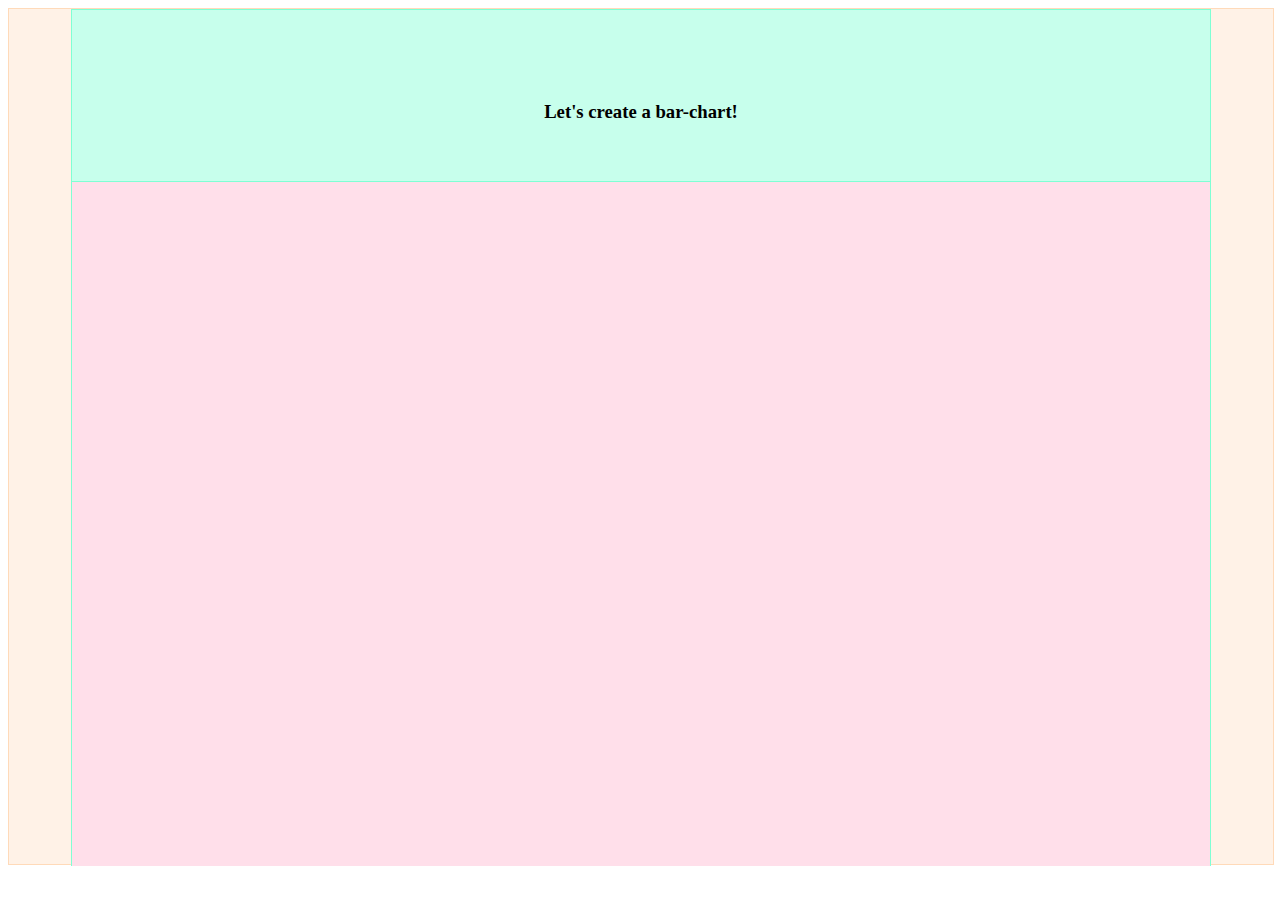
<file: tutorials/d3/index.html>
<!DOCTYPE html>
<html lang="en">

<head>
    <meta charset="UTF-8">
    <meta name="viewport" content="width=device-width, initial-scale=1.0">
    <meta http-equiv="X-UA-Compatible" content="ie=edge">
    <title>HTML 5 Boilerplate</title>
    <link rel="stylesheet" href="style.css">
</head>

<body>
    <div class="container">
        <div class="inner-container">
            <div class="title-container">
                <h3>Let's create a bar-chart!</h3>
            </div>
            <div id="chart-container">

            </div>
        </div>
    </div>
    <script src="https://d3js.org/d3.v7.min.js"></script>
    <script src="main.js"></script>
</body>

</html>
</file>
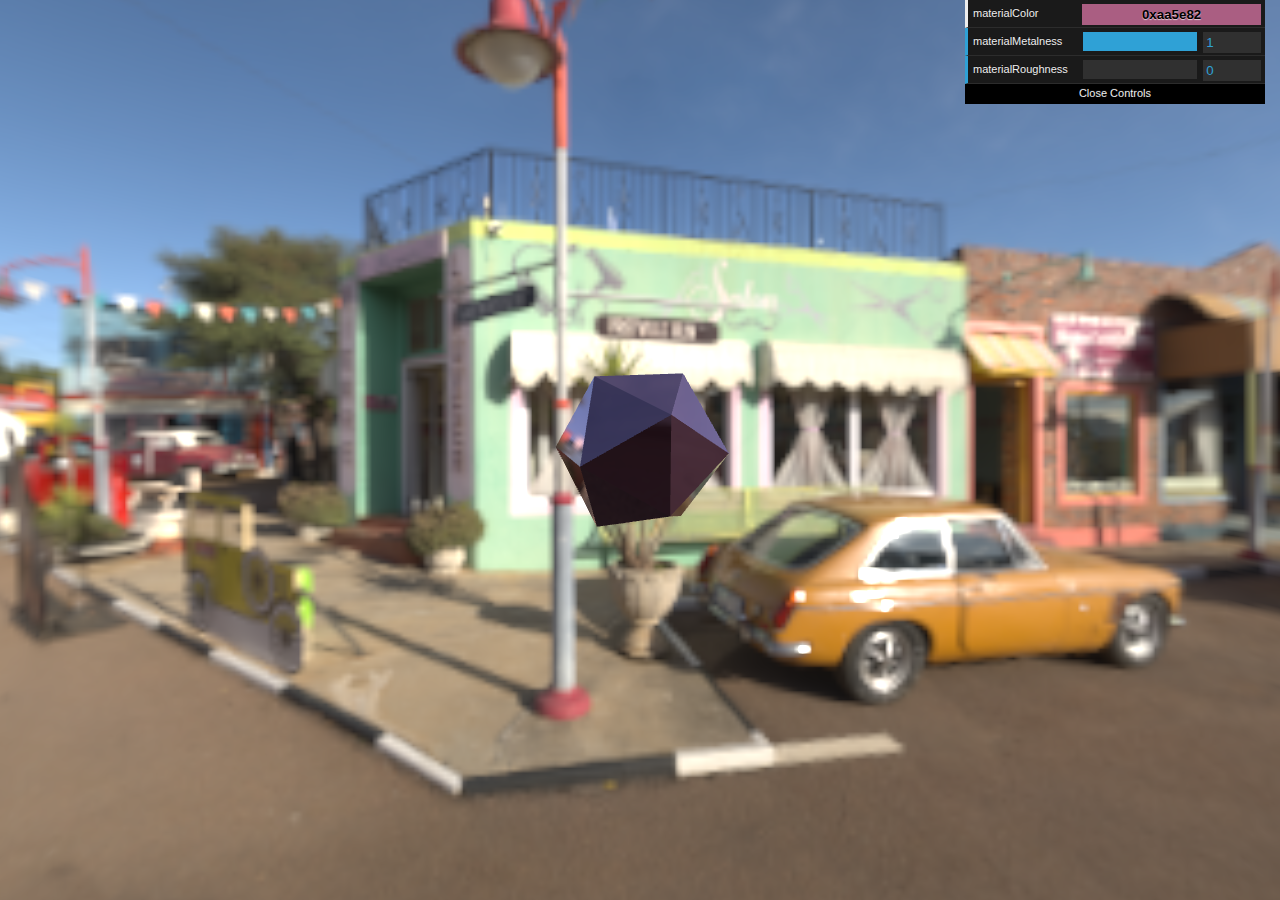
<file: tutorials/threejs-tutorial/threejs/hdr_scene/index.html>
<!DOCTYPE html>
<html>
  <head>
    <meta charset="UTF-8" />
    <title>ThreeJS Workshop</title>

    <!-- CSS -->
    <link rel="stylesheet" type="text/css" href="../css/style.css" />

    <!-- Three.js -->
    <script src="../lib/three.min.js"></script>

    <!-- Orbit Controls -->
    <script src="../lib/OrbitControls.js"></script>

    <!-- RGBE Loader -->
    <script src="../lib/RGBELoader.js"></script>

    <!-- dat.GUI -->
    <script src="../lib/dat.gui.min.js"></script>
  </head>

  <body>
    <script src="./hdr_scene.js"></script>
  </body>
</html>
</file>
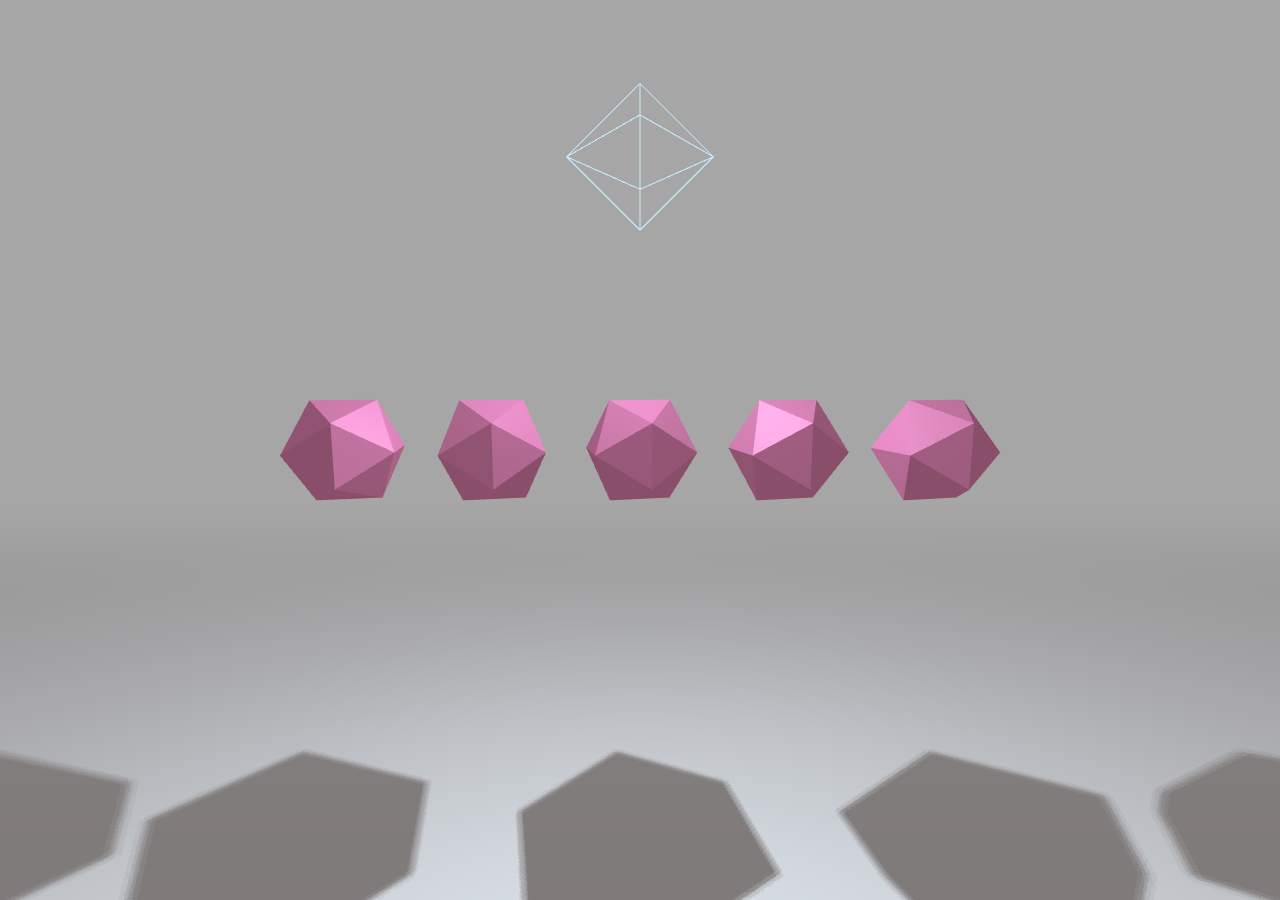
<file: tutorials/threejs-tutorial/threejs/raycaster_scene/index.html>
<!DOCTYPE html>
<html>
  <head>
    <meta charset="UTF-8" />
    <title>ThreeJS Workshop</title>

    <!-- CSS -->
    <link rel="stylesheet" type="text/css" href="../css/style.css" />

    <!-- Three.js -->
    <script src="../lib/three.min.js"></script>

    <!-- Orbit Controls -->
    <script src="../lib/OrbitControls.js"></script>

  </head>

  <body>
    <script src="./raycaster_scene.js"></script>
  </body>
</html>
</file>
<file: tutorials/d3/style.css>
.container {
    width: 100%;
    height: 95vh;
    background-color: rgb(255, 242, 231);
    border: 1px solid peachpuff;
}

.inner-container {
    width: 90%;
    height: 100%;
    margin: 0 auto;
    background-color: rgb(199, 255, 236);
    border: 1px solid aquamarine;
}

.title-container {
    text-align: center;
    height: 20%;
    border-bottom: 1px solid aquamarine;
}

.title-container > h3 {
    margin-top: 0%;
    padding-top: 8%;
    padding-bottom: 2%;
}

#chart-container {
    width: 100%;
    background-color: rgb(255, 223, 234);
    height: 80%;
}


/* Chart styling */
.line {
    fill: none;
    stroke: blueviolet;
}
</file>
<file: tutorials/threejs-tutorial/threejs/css/style.css>
html,
body {
    margin: 0;
    padding: 0;
}
</file>
